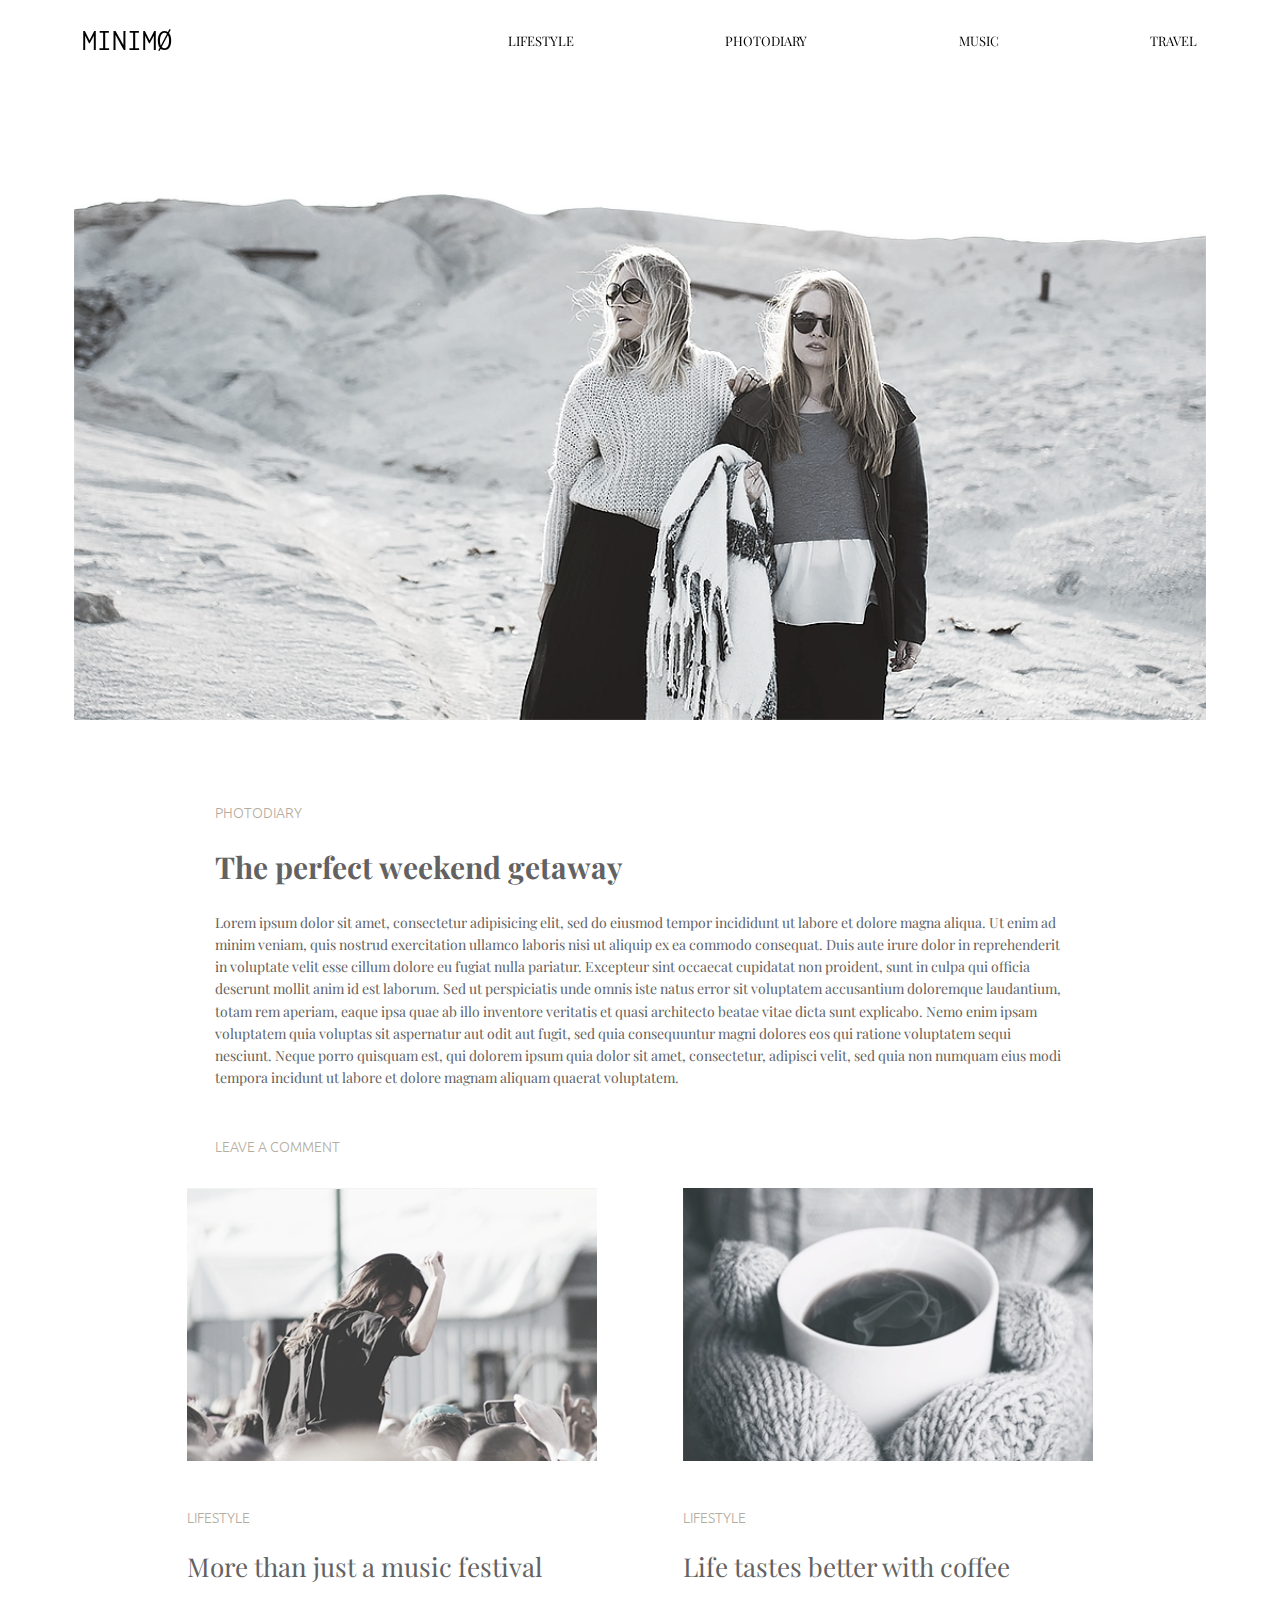
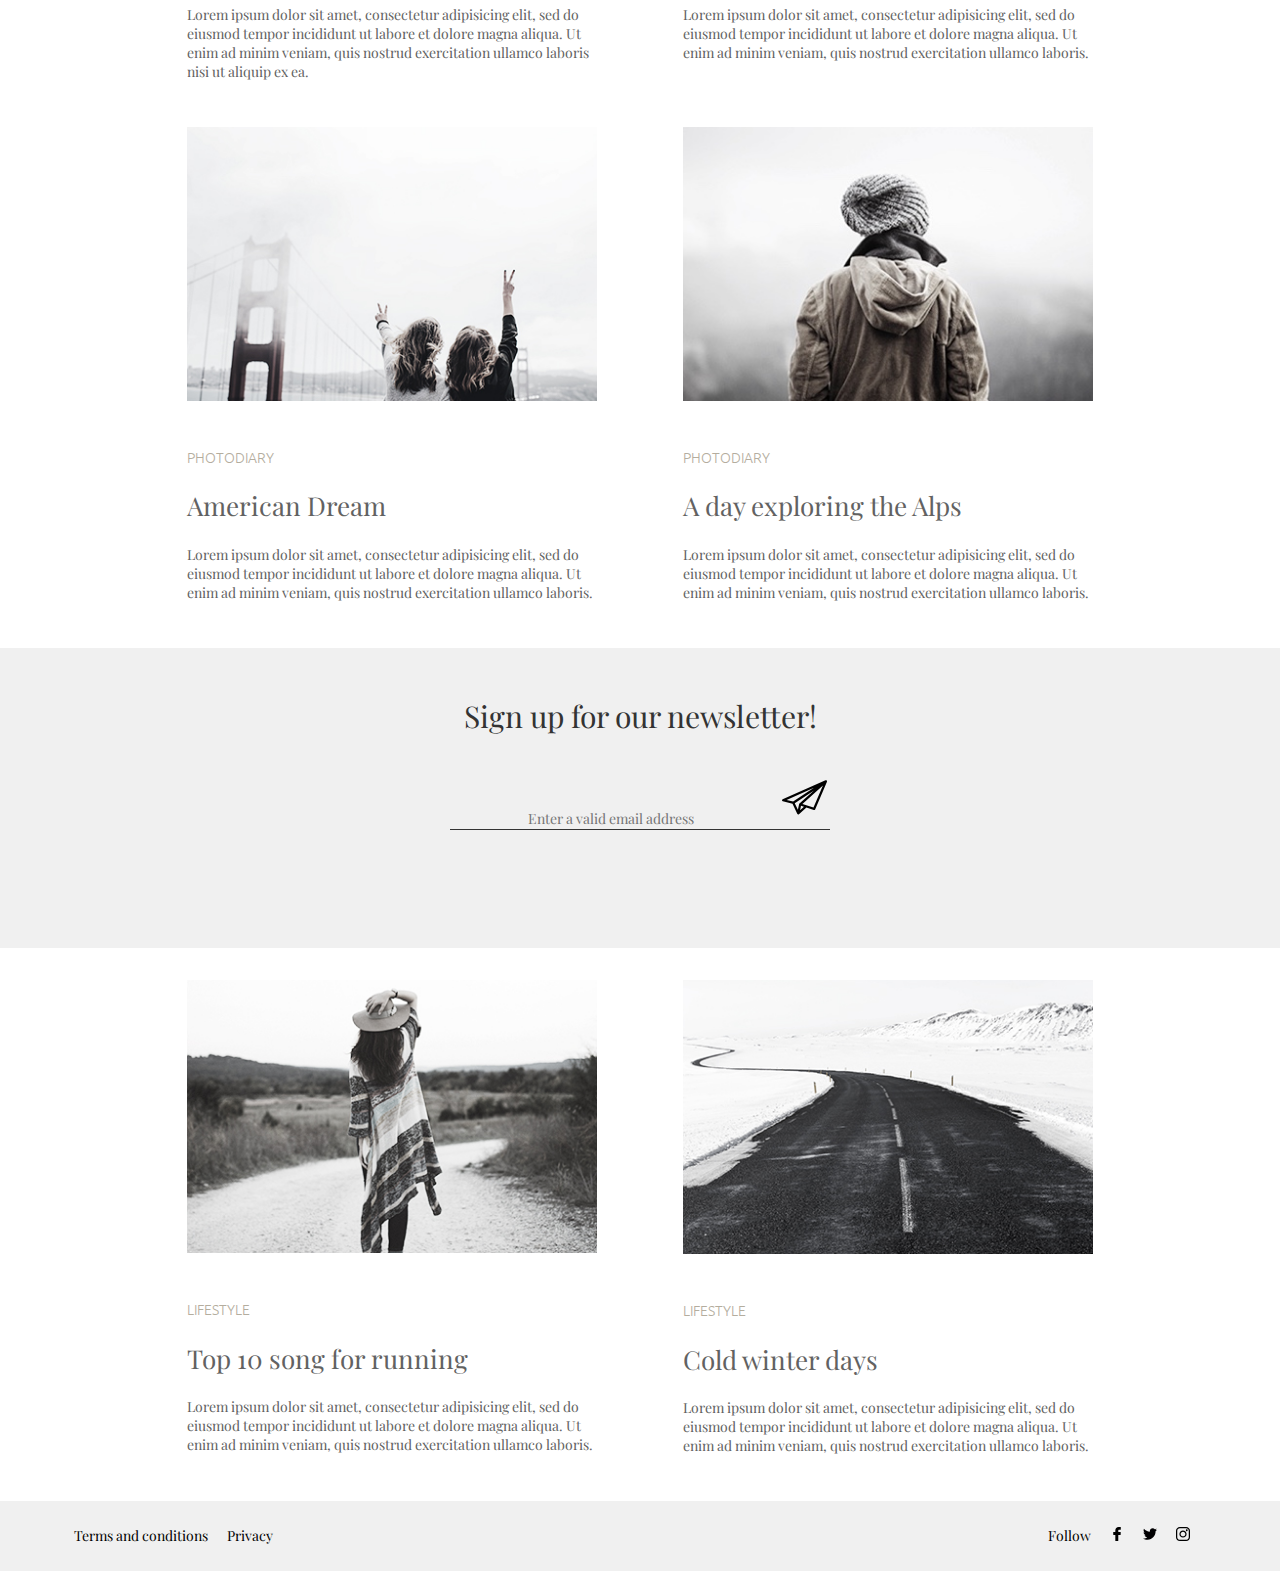
<file: index.html>
<!DOCTYPE html>
<html lang="en">
<head>
	<meta charset="UTF-8">
	<meta content="width=device-width,initial-scale=1" name=viewport>
	<link rel="stylesheet" type="text/css" href="css/main.css">
	<link href="https://fonts.googleapis.com/css?family=Inconsolata|Playfair+Display|Ubuntu:300,400" rel="stylesheet">
	<title>minimo</title>
</head>
<body>
	<header>
		<div class="logo">MinimØ</div>
		<nav>
			<ul>
				<li><a href="#">Lifestyle</a></li>
				<li><a href="#">Photodiary</a></li>
				<li><a href="#">Music</a></li>
				<li><a href="#">Travel</a></li>
			</ul>
		</nav>
	</header>
	<main>
			<div class="main-content">
			<div class="slide-rettangolo"><img src="images/cover-image.jpg">
			</div>

			<div class="prfct-wknd">
				<p class="phtdr-cmmnt">photodiary</p>
				<h2>The perfect weekend getaway</h2>
				<p class="lorem-ipsum">Lorem ipsum dolor sit amet, consectetur adipisicing elit, sed do eiusmod tempor incididunt ut labore et dolore magna aliqua. Ut enim ad minim veniam, quis nostrud exercitation ullamco laboris nisi ut aliquip ex ea commodo consequat. Duis aute irure dolor in reprehenderit in voluptate velit esse cillum dolore eu fugiat nulla pariatur. Excepteur sint occaecat cupidatat non proident, sunt in culpa qui officia deserunt mollit anim id est laborum. Sed ut perspiciatis unde omnis iste natus error sit voluptatem accusantium doloremque laudantium, totam rem aperiam, eaque ipsa quae ab illo inventore veritatis et quasi architecto beatae vitae dicta sunt explicabo. Nemo enim ipsam voluptatem quia voluptas sit aspernatur aut odit aut fugit, sed quia consequuntur magni dolores eos qui ratione voluptatem sequi nesciunt. Neque porro quisquam est, qui dolorem ipsum quia dolor sit amet, consectetur, adipisci velit, sed quia non numquam eius modi tempora incidunt ut labore et dolore magnam aliquam quaerat voluptatem.</p>
				<p class="phtdr-cmmnt">leave a comment</p>
			</div>

			<div class="wrapper">
				<div class="wrapper-column">
				<img src="images/left-post-1.jpg">
				<p class="phtdr-cmmnt">Lifestyle</p>
				<h2>More than just a music festival</h2>
				<p class="lorem-ipsum-post">Lorem ipsum dolor sit amet, consectetur adipisicing elit, sed do eiusmod tempor incididunt ut labore et dolore magna aliqua. Ut enim ad minim veniam, quis nostrud exercitation ullamco laboris nisi ut aliquip ex ea.</p>
				</div>
				<div class="wrapper-column"><img src="images/right-post-1.jpg">
				<p class="phtdr-cmmnt">Lifestyle</p>
				<h2>Life tastes better with coffee</h2>
				<p class="lorem-ipsum-post">Lorem ipsum dolor sit amet, consectetur adipisicing elit, sed do eiusmod tempor incididunt ut labore et dolore magna aliqua. Ut enim ad minim veniam, quis nostrud exercitation ullamco laboris.</p>
				</div>
			</div>

			<div class="wrapper">
				<div class="wrapper-column"><img src="images/left-post-2.jpg">
				<p class="phtdr-cmmnt">Photodiary</p>
				<h2>American Dream</h2>
				<p class="lorem-ipsum-post">Lorem ipsum dolor sit amet, consectetur adipisicing elit, sed do eiusmod tempor incididunt ut labore et dolore magna aliqua. Ut enim ad minim veniam, quis nostrud exercitation ullamco laboris.</p>
				</div>
				<div class="wrapper-column"><img src="images/right-post-2.jpg">
				<p class="phtdr-cmmnt">Photodiary</p>
				<h2>A day exploring the Alps</h2>
				<p class="lorem-ipsum-post">Lorem ipsum dolor sit amet, consectetur adipisicing elit, sed do eiusmod tempor incididunt ut labore et dolore magna aliqua. Ut enim ad minim veniam, quis nostrud exercitation ullamco laboris.</p>
				</div>
			</div>
			</div>

			<div class="newsletter">
				<h2>Sign up for our newsletter!</h2>
				<div class="email">
				<input name="email" type="email" class="applicationEmail" maxlength="30" placeholder="Enter a valid email address" required />
				<button class="email-button">
</button>
				</div>
			</div>

			<div class="main-content">
				<div class="wrapper">
				<div class="wrapper-column"><img src="images/left-post-3.jpg">
				<p class="phtdr-cmmnt">Lifestyle</p>
				<h2>Top 10 song for running</h2>
				<p class="lorem-ipsum-post">Lorem ipsum dolor sit amet, consectetur adipisicing elit, sed do eiusmod tempor incididunt ut labore et dolore magna aliqua. Ut enim ad minim veniam, quis nostrud exercitation ullamco laboris.</p>
				</div>
				<div class="wrapper-column"><img src="images/right-post-3.jpg">
				<p class="phtdr-cmmnt">Lifestyle</p>
				<h2>Cold winter days</h2>
				<p class="lorem-ipsum-post">Lorem ipsum dolor sit amet, consectetur adipisicing elit, sed do eiusmod tempor incididunt ut labore et dolore magna aliqua. Ut enim ad minim veniam, quis nostrud exercitation ullamco laboris.</p>
				</div>
			</div>
			</div>
		</main>
		<footer>
			<div class="footer-nav">
			<nav class="terms-privacy">
				<ul>
					<li><a href="#">Terms and conditions</a></li>
					<li><a href="#">Privacy</a></li>
				</ul>
			</nav>

			<nav class="social">
				<ul>
					<li><a href="#">Follow</a></li>
					<li><a href="#"><img src="images/facebook.svg"></a></li>
					<li><a href="#"><img src="images/twitter.svg"></a></li>
					<li><a href="#"><img src="images/instagram.svg"></a></li>
				</ul>
			</nav>
		  </div>
		</footer>

</body>
</html>
</file>
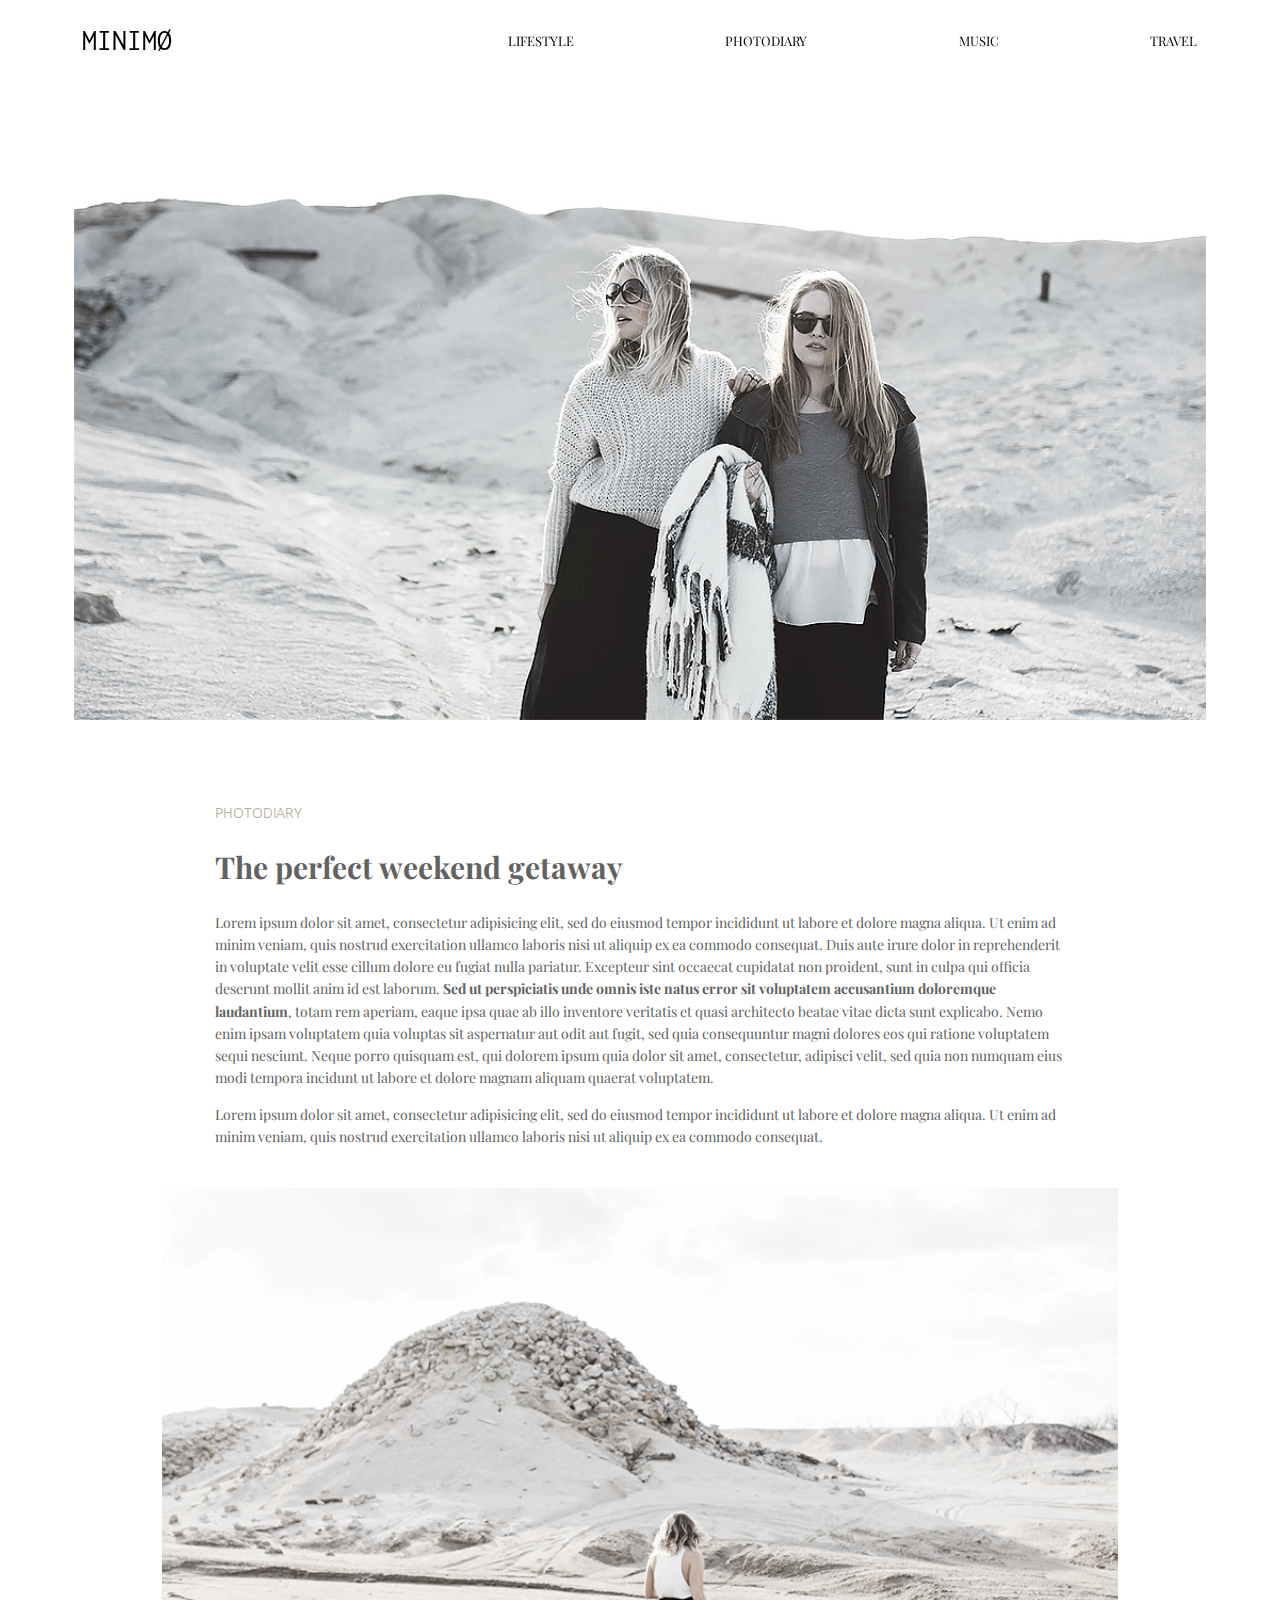
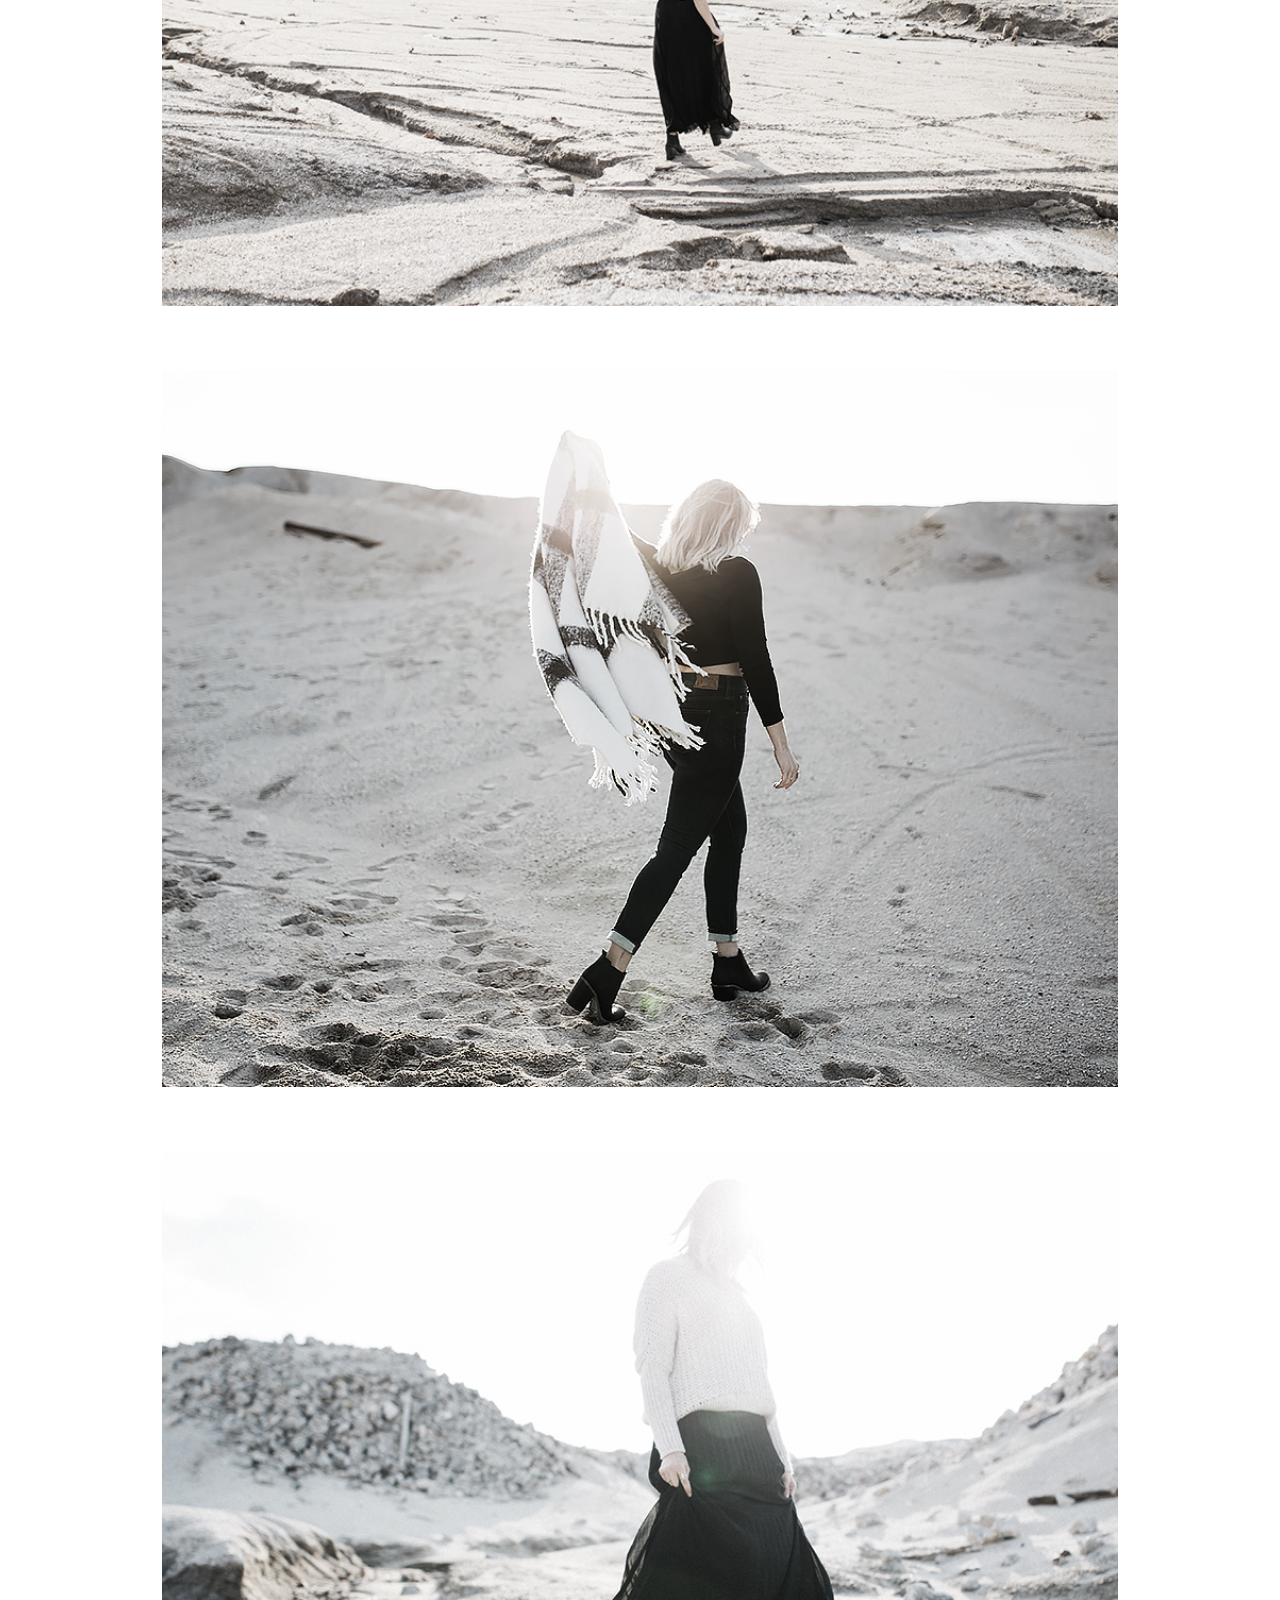
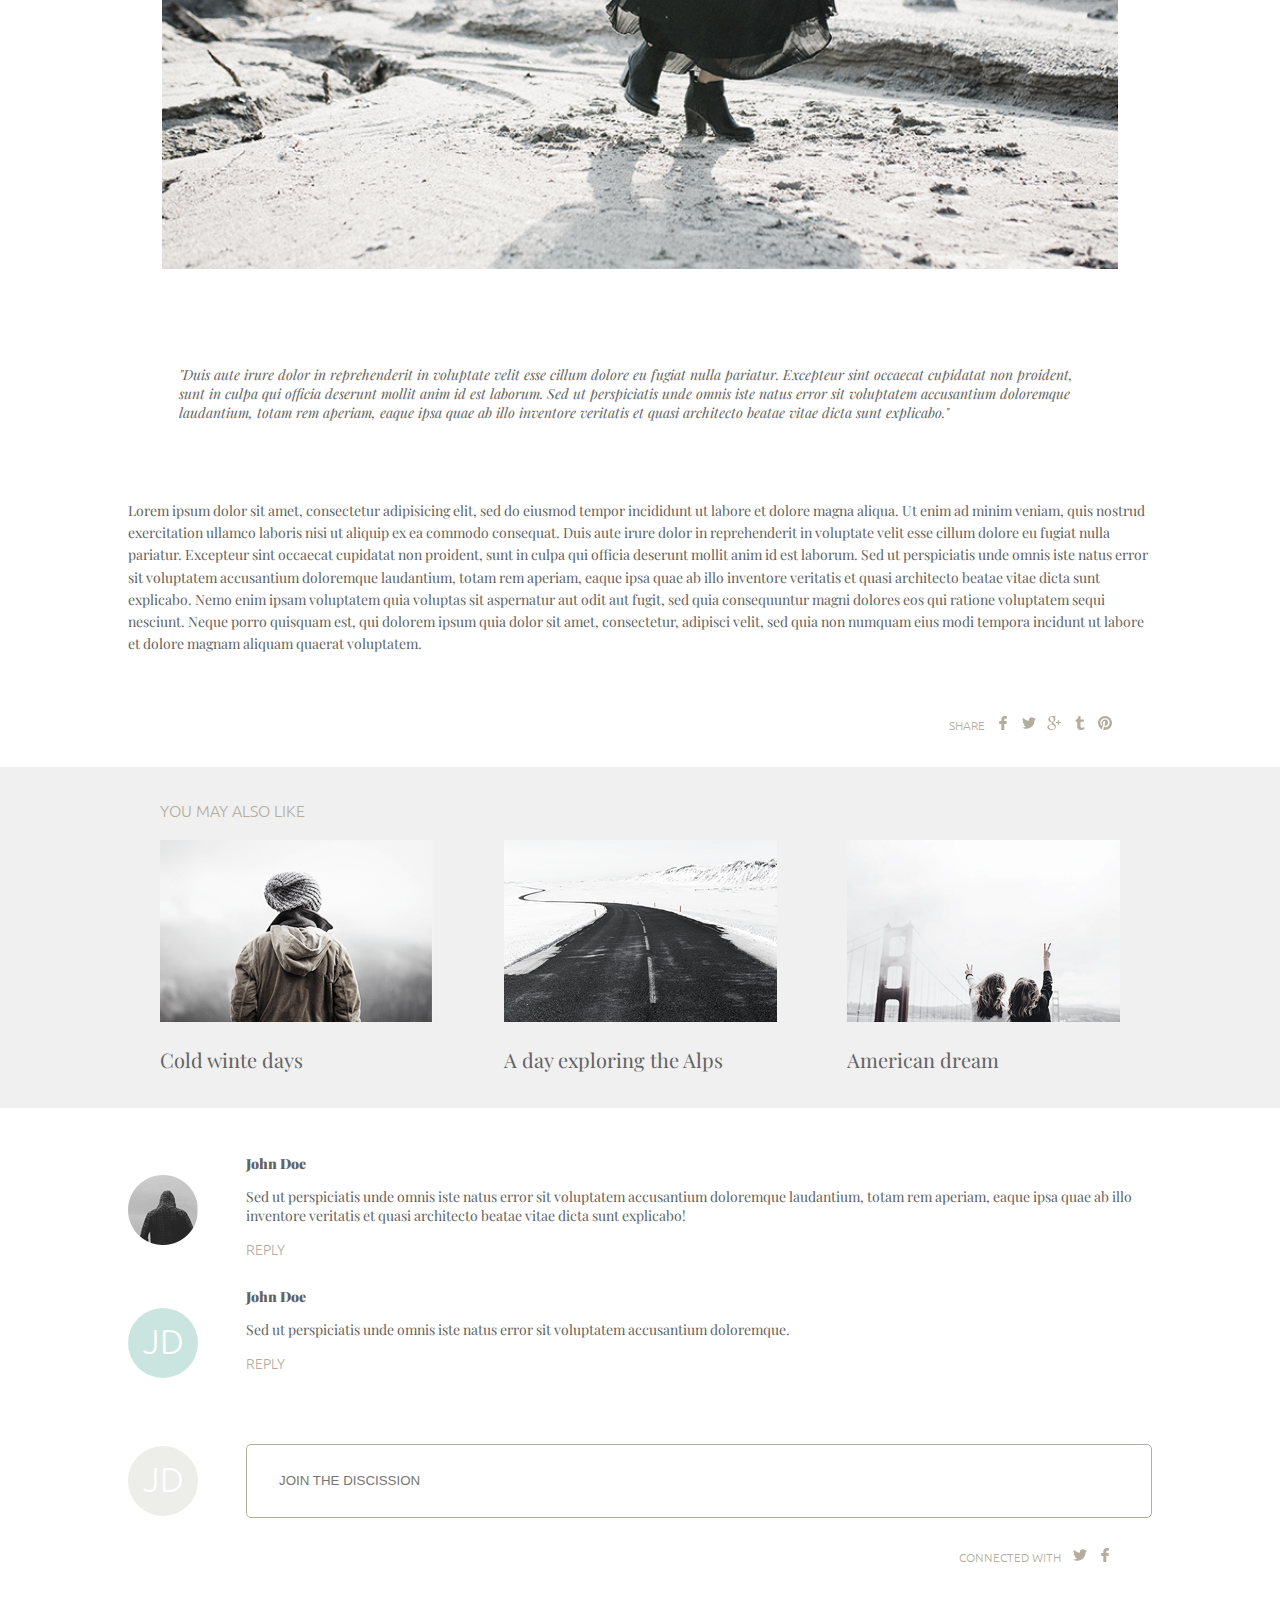
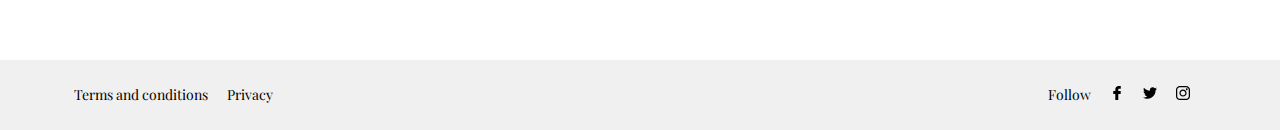
<file: single-post-full-width.html>
<!DOCTYPE html>
<html lang="en">
<head>
	<meta charset="UTF-8">
	<meta content="width=device-width,initial-scale=1" name=viewport>
	<link rel="stylesheet" type="text/css" href="css/main.css">
	<link href="https://fonts.googleapis.com/css?family=Inconsolata|Playfair+Display|Ubuntu:300,400" rel="stylesheet">
	<title>minimo single post full width</title>
</head>
<body>
	<header>
		<div class="logo">MinimØ</div>
		<nav>
			<ul>
				<li><a href="#">Lifestyle</a></li>
				<li><a href="#">Photodiary</a></li>
				<li><a href="#">Music</a></li>
				<li><a href="#">Travel</a></li>
			</ul>
		</nav>
	</header>
	<main>
		<div class="main-content">
			<div class="slide-rettangolo"><img src="images/cover-image.jpg">
			</div>

			<div class="prfct-wknd">
				<p class="phtdr-cmmnt">photodiary</p>
				<h2>The perfect weekend getaway</h2>
				<p class="lorem-ipsum">Lorem ipsum dolor sit amet, consectetur adipisicing elit, sed do eiusmod tempor incididunt ut labore et dolore magna aliqua. Ut enim ad minim veniam, quis nostrud exercitation ullamco laboris nisi ut aliquip ex ea commodo consequat. Duis aute irure dolor in reprehenderit in voluptate velit esse cillum dolore eu fugiat nulla pariatur. Excepteur sint occaecat cupidatat non proident, sunt in culpa qui officia deserunt mollit anim id est laborum. <strong>Sed ut perspiciatis unde omnis iste natus error sit voluptatem accusantium doloremque laudantium</strong>, totam rem aperiam, eaque ipsa quae ab illo inventore veritatis et quasi architecto beatae vitae dicta sunt explicabo. Nemo enim ipsam voluptatem quia voluptas sit aspernatur aut odit aut fugit, sed quia consequuntur magni dolores eos qui ratione voluptatem sequi nesciunt. Neque porro quisquam est, qui dolorem ipsum quia dolor sit amet, consectetur, adipisci velit, sed quia non numquam eius modi tempora incidunt ut labore et dolore magnam aliquam quaerat voluptatem.</p>

				<p class="lorem-ipsum">Lorem ipsum dolor sit amet, consectetur adipisicing elit, sed do eiusmod tempor incididunt ut labore et dolore magna aliqua. Ut enim ad minim veniam, quis nostrud exercitation ullamco laboris nisi ut aliquip ex ea commodo consequat.</p>
			</div>
		</div>

		<div class="wrapper">
			<img class="img-sigle-post" src="images/photo-1.jpg" alt="Photo 1">
			<img class="img-sigle-post" src="images/photo-2.jpg" alt="Photo 2">
			<img class="img-sigle-post" src="images/photo-3.jpg" alt="Photo 3">
		</div>

		<div class="wrapper">
			<p class="quote">"Duis aute irure dolor in reprehenderit in voluptate velit esse cillum dolore eu fugiat nulla pariatur. Excepteur sint occaecat cupidatat non proident, sunt in culpa qui officia deserunt mollit anim id est laborum. Sed ut perspiciatis unde omnis iste natus error sit voluptatem accusantium doloremque laudantium, totam rem aperiam, eaque ipsa quae ab illo inventore veritatis et quasi architecto beatae vitae dicta sunt explicabo."</p>
			<p class="lorem-ipsum"> Lorem ipsum dolor sit amet, consectetur adipisicing elit, sed do eiusmod tempor incididunt ut labore et dolore magna aliqua. Ut enim ad minim veniam, quis nostrud exercitation ullamco laboris nisi ut aliquip ex ea commodo consequat. Duis aute irure dolor in reprehenderit in voluptate velit esse cillum dolore eu fugiat nulla pariatur. Excepteur sint occaecat cupidatat non proident, sunt in culpa qui officia deserunt mollit anim id est laborum. Sed ut perspiciatis unde omnis iste natus error sit voluptatem accusantium doloremque laudantium, totam rem aperiam, eaque ipsa quae ab illo inventore veritatis et quasi architecto beatae vitae dicta sunt explicabo. Nemo enim ipsam voluptatem quia voluptas sit aspernatur aut odit aut fugit, sed quia consequuntur magni dolores eos qui ratione voluptatem sequi nesciunt. Neque porro quisquam est, qui dolorem ipsum quia dolor sit amet, consectetur, adipisci velit, sed quia non numquam eius modi tempora incidunt ut labore et dolore magnam aliquam quaerat voluptatem.</p>
			</div>

			<div class="wrapper-social">
			<nav class="share">
				<ul>
					<li>Share</li>
					<li><a href=""><img src="images/facebook-share.svg"></a></li>
					<li><a href=""><img src="images/twitter-share.svg"></a></li>
					<li><a href=""><img src="images/google-plus-share.svg"></a></li>
					<li><a href=""><img src="images/tumblr-share.svg"></a></li>
					<li><a href=""><img src="images/pinterest-share.svg"></a></li>
				</ul>
			</nav>
			</div>


			<div class="also-like">
				<p class="phtdr-cmmnt">You may also like</p>
				<div class="image-wrapper">
					<div class="img-wrpr"><img src="images/img-wrpr-1.jpg"><p>Cold winte days</p></div>
					<div class="img-wrpr"><img src="images/img-wrpr-2.jpg"><p>A day exploring the Alps</p></div>
					<div class="img-wrpr"><img src="images/img-wrpr-3.jpg"><p>American dream</p></div>
				</div>
			</div>

<div class="wrapper">
			<div class="comments">
				<div class="comment"><img src="images/john-doe-avatar.png" class="avatar">
					<div class="comment-section">
					<p class="nick-name">John Doe</p>
					<p class="user-comment">Sed ut perspiciatis unde omnis iste natus error sit voluptatem accusantium doloremque laudantium, totam rem aperiam, eaque ipsa quae ab illo inventore veritatis et quasi architecto beatae vitae dicta sunt explicabo!</p>
					<p class="reply">Reply</p>
					</div>
				</div>
				<div class="comment">
					<p class="JD-nick-name">JD</p>
					<div class="comment-section">
						<p class="nick-name">John Doe</p>
						<p class="user-comment">Sed ut perspiciatis unde omnis iste natus error sit voluptatem accusantium doloremque.</p>
					<p class="reply">Reply</p>
					</div>
				</div>
				<div class="comment">
					<p class="JD-nick-name-1">JD</p>
					<input type="text" id="text-comment" required placeholder="join the discission">

				</div>
			</div>
			</div>
			<div class="wrapper-social">
				<nav class="connected">
					<ul>
						<li>Connected with</li>
						<li><a href=""><img src="images/twitter-share.svg"></a></li>
						<li><a href=""><img src="images/facebook-share.svg"></a></li>
					</ul>
				</nav>
			</div>



	</main>
		<footer>
			<div class="footer-nav">
			<nav class="terms-privacy">
				<ul>
					<li><a href="#">Terms and conditions</a></li>
					<li><a href="#">Privacy</a></li>
				</ul>
			</nav>

			<nav class="social">
				<ul>
					<li><a href="#">Follow</a></li>
					<li><a href="#"><img src="images/facebook.svg"></a></li>
					<li><a href="#"><img src="images/twitter.svg"></a></li>
					<li><a href="#"><img src="images/instagram.svg"></a></li>
				</ul>
			</nav>
		  </div>
		</footer>

</body>
</html>
</file>
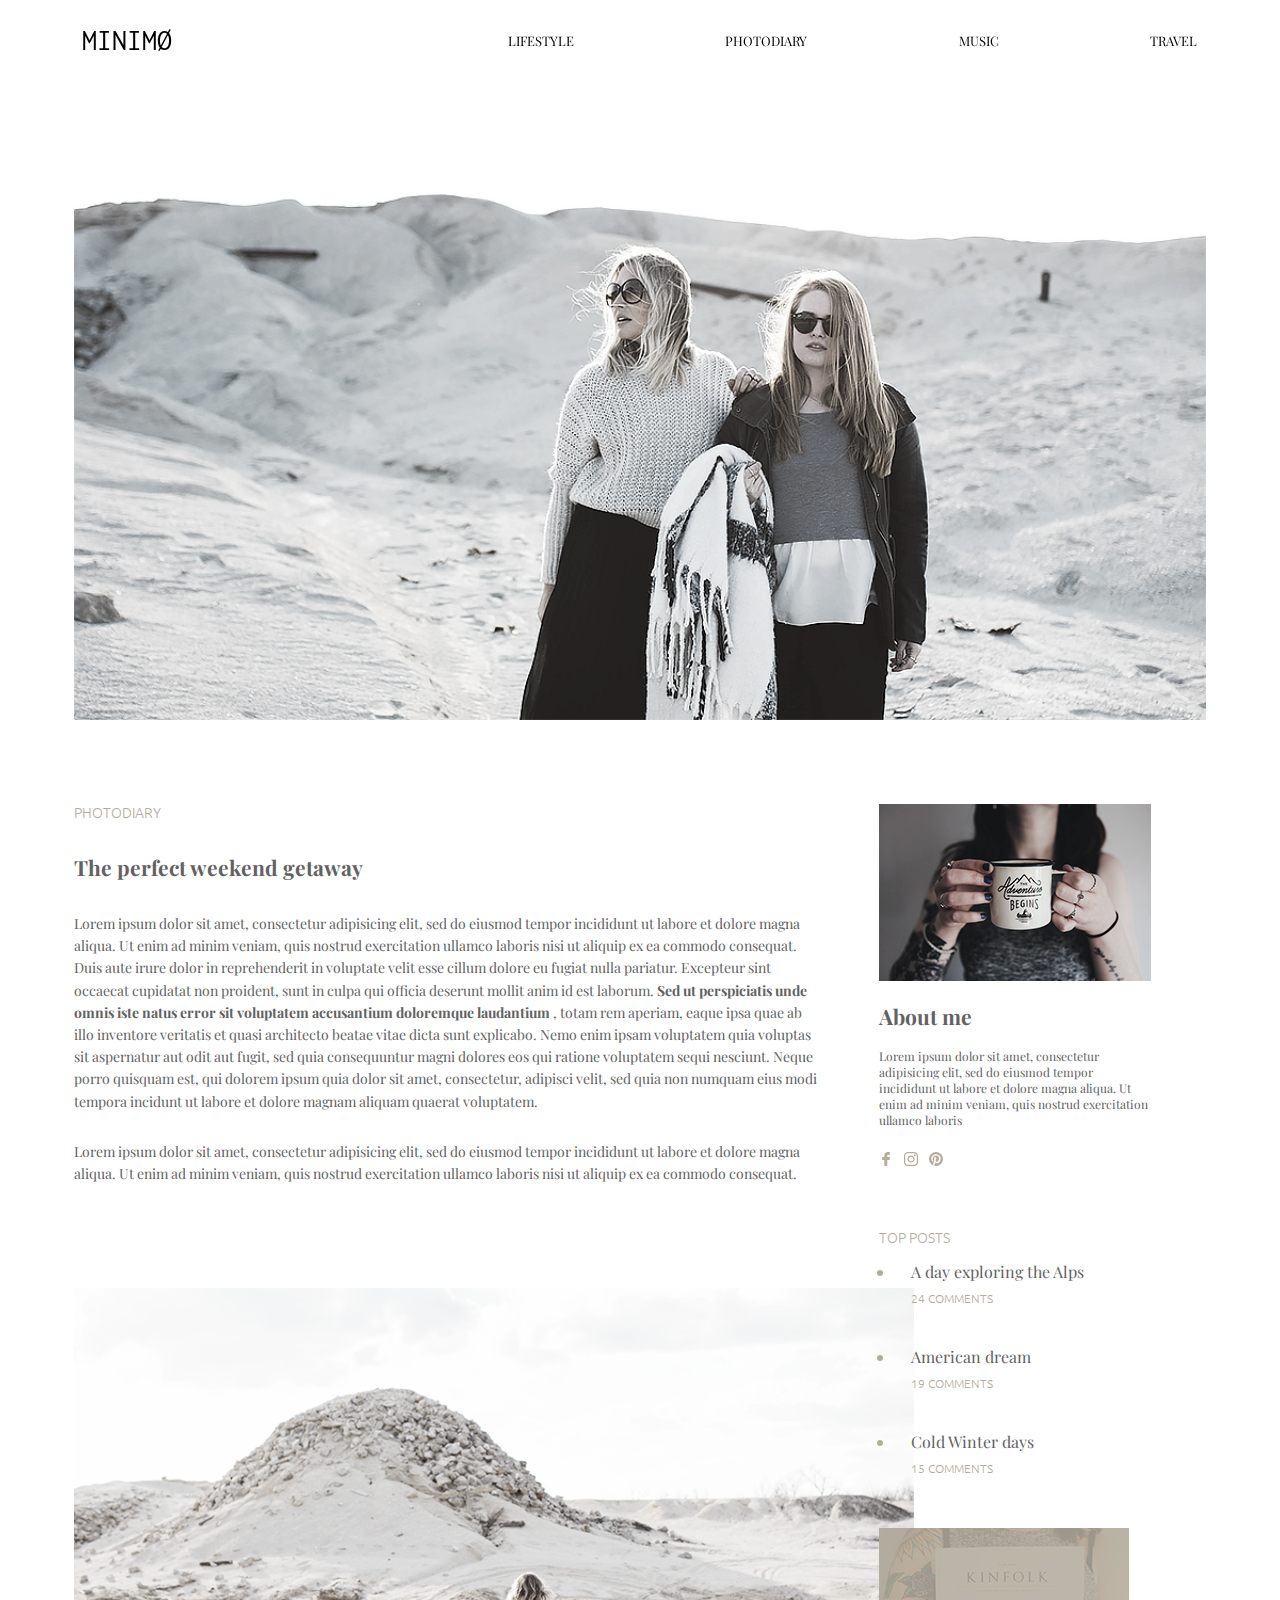
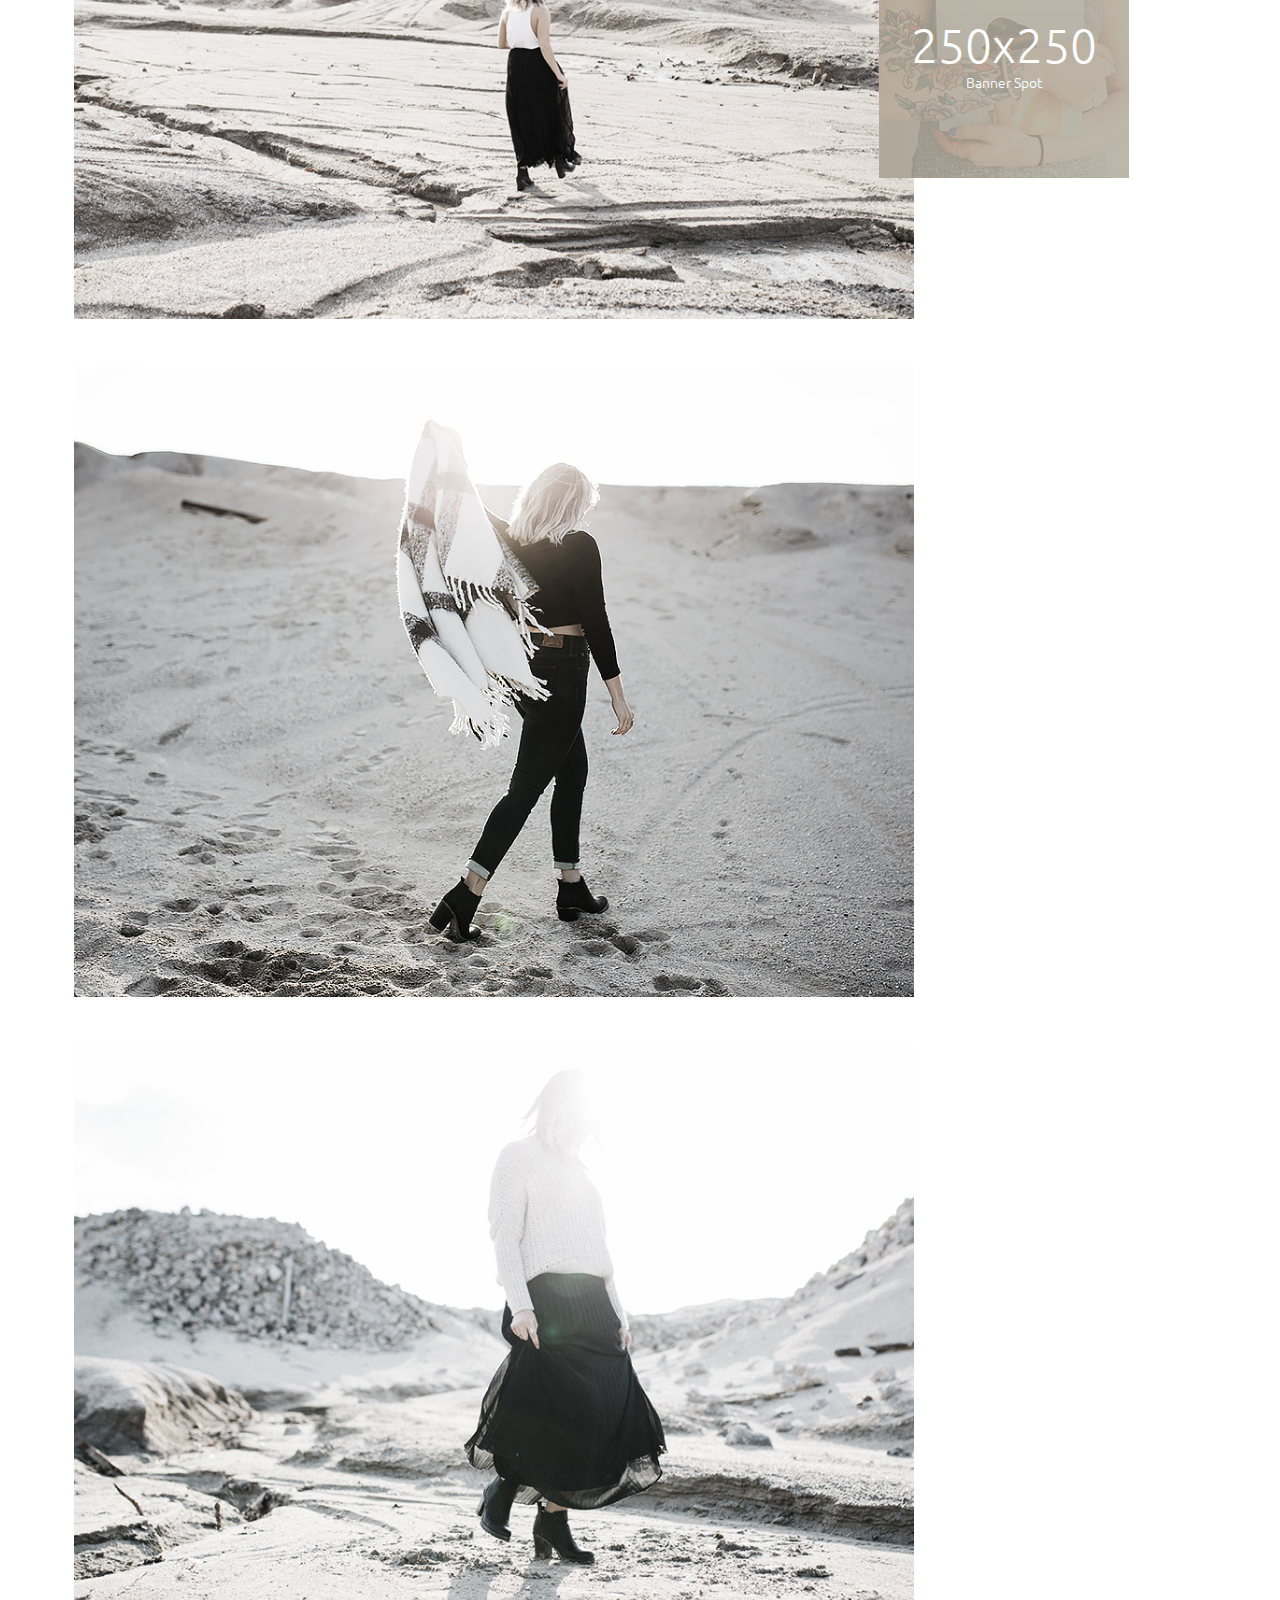
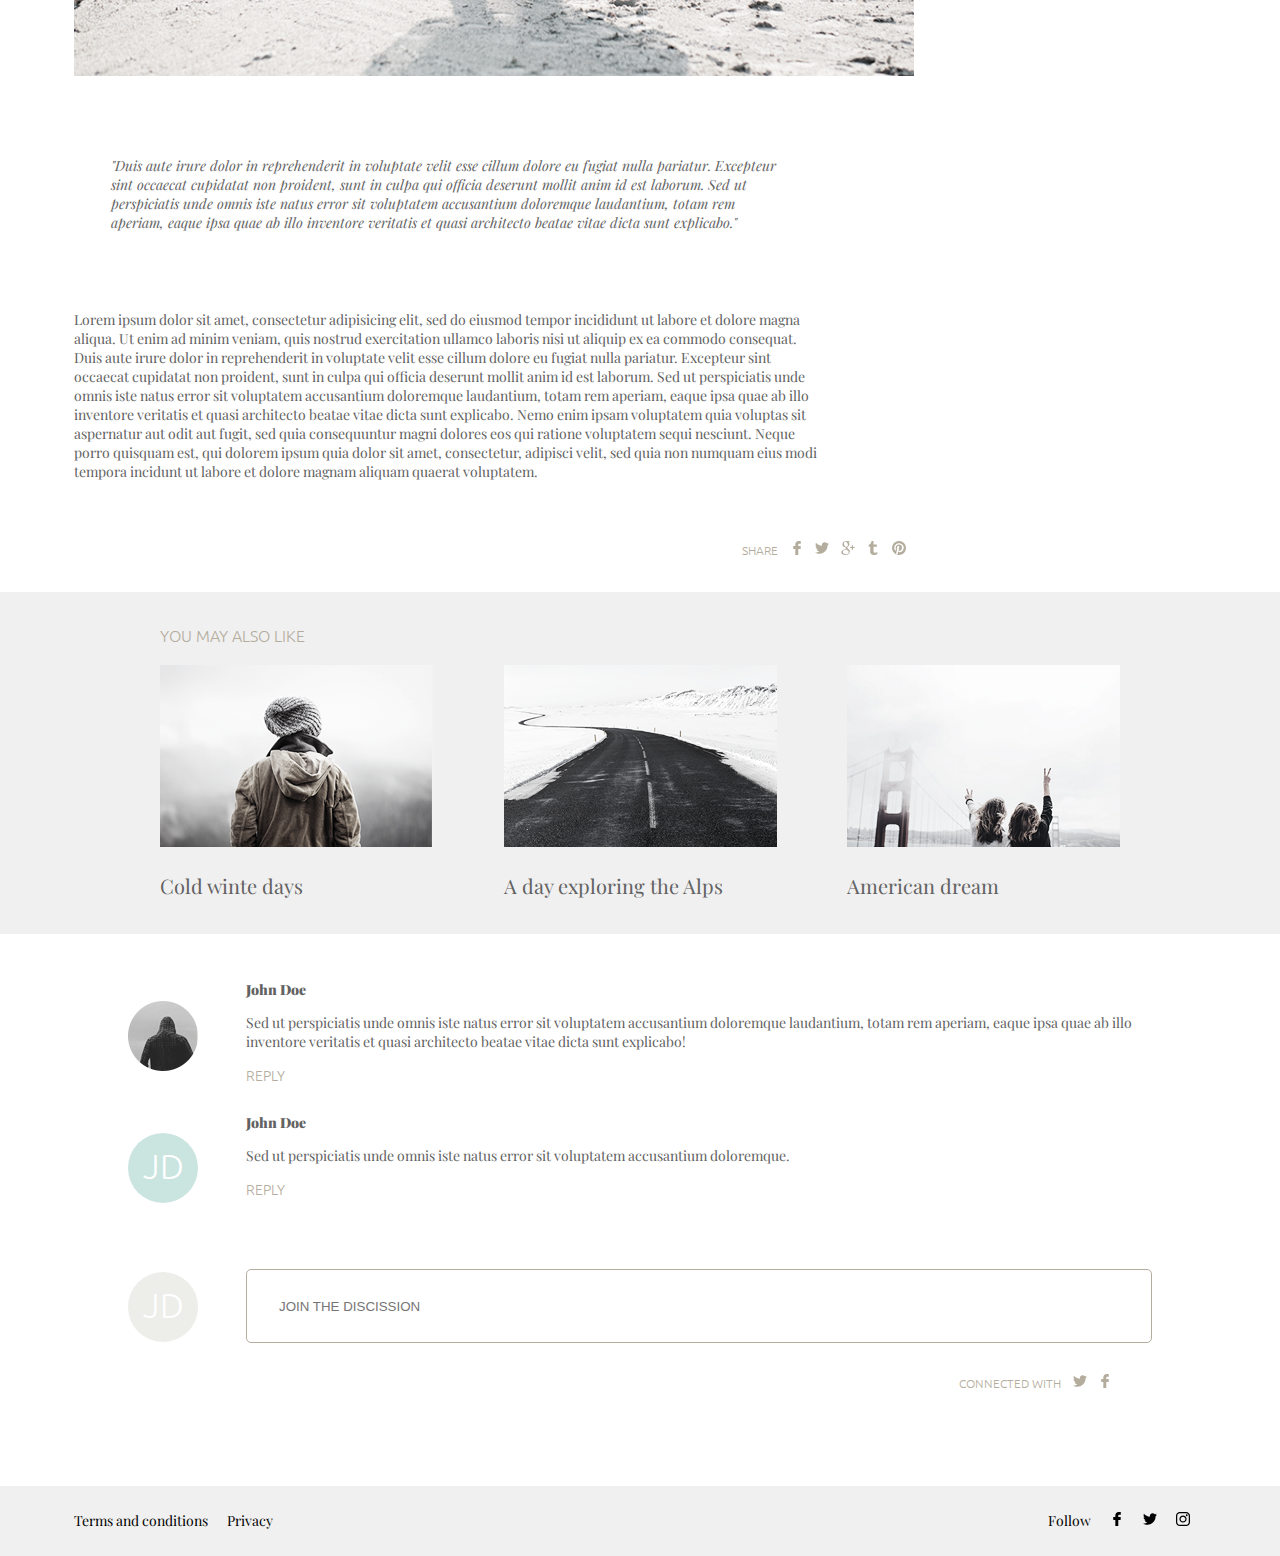
<file: single-post-sidebar.html>
<!DOCTYPE html>
<html lang="en">
<head>
	<meta charset="UTF-8">
	<meta content="width=device-width,initial-scale=1" name=viewport>
	<link rel="stylesheet" type="text/css" href="css/main.css">
	<link href="https://fonts.googleapis.com/css?family=Inconsolata|Playfair+Display|Ubuntu:300,400" rel="stylesheet">
	<title>minimo single post sidebar</title>
</head>
<body>
	<header>
		<div class="logo">MinimØ</div>
		<nav>
			<ul>
				<li>
					<a href="#">Lifestyle</a>
				</li>
				<li>
					<a href="#">Photodiary</a>
				</li>
				<li>
					<a href="#">Music</a>
				</li>
				<li>
					<a href="#">Travel</a>
				</li>
			</ul>
		</nav>
	</header>
	<main>
		<div class="main-content">
			<div class="slide-rettangolo">
				<img src="images/cover-image.jpg"></div>
			<div class="sidebar-main">
				<div class="sidebar-1">
					<div class="prfct-wknd-sidebar">
						<p class="phtdr-cmmnt">photodiary</p>
						<h2>The perfect weekend getaway</h2>
						<p class="lorem-ipsum">
							Lorem ipsum dolor sit amet, consectetur adipisicing elit, sed do eiusmod tempor incididunt ut labore et dolore magna aliqua. Ut enim ad minim veniam, quis nostrud exercitation ullamco laboris nisi ut aliquip ex ea commodo consequat. Duis aute irure dolor in reprehenderit in voluptate velit esse cillum dolore eu fugiat nulla pariatur. Excepteur sint occaecat cupidatat non proident, sunt in culpa qui officia deserunt mollit anim id est laborum. <strong>Sed ut perspiciatis unde omnis iste natus error sit voluptatem accusantium doloremque laudantium</strong>
							, totam rem aperiam, eaque ipsa quae ab illo inventore veritatis et quasi architecto beatae vitae dicta sunt explicabo. Nemo enim ipsam voluptatem quia voluptas sit aspernatur aut odit aut fugit, sed quia consequuntur magni dolores eos qui ratione voluptatem sequi nesciunt. Neque porro quisquam est, qui dolorem ipsum quia dolor sit amet, consectetur, adipisci velit, sed quia non numquam eius modi tempora incidunt ut labore et dolore magnam aliquam quaerat voluptatem.
						</p>

						<p class="lorem-ipsum">
							Lorem ipsum dolor sit amet, consectetur adipisicing elit, sed do eiusmod tempor incididunt ut labore et dolore magna aliqua. Ut enim ad minim veniam, quis nostrud exercitation ullamco laboris nisi ut aliquip ex ea commodo consequat.
						</p>

					</div>

				<div class="wrapper-sidebar">
						<img class="img-sigle-post-sidebar" src="images/photo-1.jpg" alt="Photo 1">
						<img class="img-sigle-post-sidebar" src="images/photo-2.jpg" alt="Photo 2">
						<img class="img-sigle-post-sidebar" src="images/photo-3.jpg" alt="Photo 3"></div>

					<div class="wrapper-sidebar">
						<p class="quote">
							"Duis aute irure dolor in reprehenderit in voluptate velit esse cillum dolore eu fugiat nulla pariatur. Excepteur sint occaecat cupidatat non proident, sunt in culpa qui officia deserunt mollit anim id est laborum. Sed ut perspiciatis unde omnis iste natus error sit voluptatem accusantium doloremque laudantium, totam rem aperiam, eaque ipsa quae ab illo inventore veritatis et quasi architecto beatae vitae dicta sunt explicabo."
						</p>
						<p class="lorem-ipsum-sidebar">
							Lorem ipsum dolor sit amet, consectetur adipisicing elit, sed do eiusmod tempor incididunt ut labore et dolore magna aliqua. Ut enim ad minim veniam, quis nostrud exercitation ullamco laboris nisi ut aliquip ex ea commodo consequat. Duis aute irure dolor in reprehenderit in voluptate velit esse cillum dolore eu fugiat nulla pariatur. Excepteur sint occaecat cupidatat non proident, sunt in culpa qui officia deserunt mollit anim id est laborum. Sed ut perspiciatis unde omnis iste natus error sit voluptatem accusantium doloremque laudantium, totam rem aperiam, eaque ipsa quae ab illo inventore veritatis et quasi architecto beatae vitae dicta sunt explicabo. Nemo enim ipsam voluptatem quia voluptas sit aspernatur aut odit aut fugit, sed quia consequuntur magni dolores eos qui ratione voluptatem sequi nesciunt. Neque porro quisquam est, qui dolorem ipsum quia dolor sit amet, consectetur, adipisci velit, sed quia non numquam eius modi tempora incidunt ut labore et dolore magnam aliquam quaerat voluptatem.
						</p>
					</div>

					<div class="wrapper-social-sidebar">
						<nav class="share">
							<ul>
								<li>Share</li>
								<li>
									<a href="#">
										<img src="images/facebook-share.svg"></a>
								</li>
								<li>
									<a href="#">
										<img src="images/twitter-share.svg"></a>
								</li>
								<li>
									<a href="#">
										<img src="images/google-plus-share.svg"></a>
								</li>
								<li>
									<a href="#">
										<img src="images/tumblr-share.svg"></a>
								</li>
								<li>
									<a href="#">
										<img src="images/pinterest-share.svg"></a>
								</li>
							</ul>
						</nav>
					</div>
				</div>

				<div class="sidebar-2">
					<img src="images/sidebar-about-image.jpg">
					<h2>About me</h2>
					<p class="siderbar-about-text">
						Lorem ipsum dolor sit amet, consectetur adipisicing elit, sed do eiusmod tempor incididunt ut labore et dolore magna aliqua. Ut enim ad minim veniam, quis nostrud exercitation ullamco laboris
					</p>

						<nav class="social-about">
							<ul>
								<li>
									<a href="#">
										<img src="images/facebook-share.svg"></a>
								</li>
								<li>
									<a href="#">
										<img src="images/instagram-share.svg"></a>
								</li>
								<li>
									<a href="#">
										<img src="images/pinterest-share.svg"></a>
								</li>
							</ul>
						</nav>
						<p class="top">Top posts</p>
						<ul>
							<li class="first-li"><a href="#">
								A day exploring the Alps
								<ul><li class="second-li">24 Comments</li></ul>
							</a></li>
							<li class="first-li"><a href="#">
								American dream
								<ul><li class="second-li">19 Comments</li></ul>
							</a></li>
							<li class="first-li"><a href="#">
								Cold Winter days
								<ul><li class="second-li">15 Comments</li></ul>
							</a></li>
						</ul>
						<div class="rettangolo-banner">
							<p class="rettangolo-1">250x250</p>
							<p class="rettangolo-2">Banner Spot</p>
						</div>
					</div>
				</div>
			</div>

		<div class="also-like">
			<p class="phtdr-cmmnt">You may also like</p>
			<div class="image-wrapper">
				<div class="img-wrpr">
					<img src="images/img-wrpr-1.jpg">
					<p>Cold winte days</p>
				</div>
				<div class="img-wrpr">
					<img src="images/img-wrpr-2.jpg">
					<p>A day exploring the Alps</p>
				</div>
				<div class="img-wrpr">
					<img src="images/img-wrpr-3.jpg">
					<p>American dream</p>
				</div>
			</div>
		</div>

		<div class="wrapper">
			<div class="comments">
				<div class="comment">
					<img src="images/john-doe-avatar.png" class="avatar">
					<div class="comment-section">
						<p class="nick-name">John Doe</p>
						<p class="user-comment">
							Sed ut perspiciatis unde omnis iste natus error sit voluptatem accusantium doloremque laudantium, totam rem aperiam, eaque ipsa quae ab illo inventore veritatis et quasi architecto beatae vitae dicta sunt explicabo!
						</p>
						<p class="reply">Reply</p>
					</div>
				</div>
				<div class="comment">
					<p class="JD-nick-name">JD</p>
					<div class="comment-section">
						<p class="nick-name">John Doe</p>
						<p class="user-comment">
							Sed ut perspiciatis unde omnis iste natus error sit voluptatem accusantium doloremque.
						</p>
						<p class="reply">Reply</p>
					</div>
				</div>
				<div class="comment">
					<p class="JD-nick-name-1">JD</p>
					<input type="text" id="text-comment" required placeholder="join the discission"></div>
			</div>
		</div>
		<div class="wrapper-social">
			<nav class="connected">
				<ul>
					<li>Connected with</li>
					<li>
						<a href="#">
							<img src="images/twitter-share.svg"></a>
					</li>
					<li>
						<a href="#">
							<img src="images/facebook-share.svg"></a>
					</li>
				</ul>
			</nav>
		</div>

	</main>
	<footer>
		<div class="footer-nav">
			<nav class="terms-privacy">
				<ul>
					<li>
						<a href="#">Terms and conditions</a>
					</li>
					<li>
						<a href="#">Privacy</a>
					</li>
				</ul>
			</nav>

			<nav class="social">
				<ul>
					<li>
						<a href="#">Follow</a>
					</li>
					<li>
						<a href="#">
							<img src="images/facebook.svg"></a>
					</li>
					<li>
						<a href="#">
							<img src="images/twitter.svg"></a>
					</li>
					<li>
						<a href="#">
							<img src="images/instagram.svg"></a>
					</li>
				</ul>
			</nav>
		</div>
	</footer>

</body>
</html>
</file>
<file: css/main.css>
* {
	transition: all .3s ease;
}

body {
	margin: 0 auto;
}

header {
	margin: 0 auto;
	display: flex;
	text-transform: uppercase;
	flex-direction: row;
	justify-content: space-between;
	top: 0;
	background: rgba( 255, 255, 255, 0.9);
	width: 100%;
	margin: 0 auto;
	position: fixed;
	z-index: 999;
}

main {
	width: 100%
}

.main-content {
	margin: 0 auto;
	max-width: 88.5%;
}

.logo {
	margin: 1.5rem 0 0 5.1rem;
	font-family: 'Inconsolata', monospace;
	font-size: 30px;
	-moz-transition: all .2s ease-out;
 	-o-transition: all .2s ease-out;
 	-webkit-transition: all .2s ease-out;
}

.logo:hover {
	color: #777;
	-webkit-transform: scale(1.03);
	-moz-transform: scale(1.03);
	-o-transform: scale(1.03);
}

header li {
	display: inline-flex;
	list-style-type: none;
	justify-content: space-around;
	padding: 1rem 0 1rem 4rem;
	margin: 0 5.2rem 0 0;
}

header li a {
	text-decoration: none;
	font-family: 'Playfair Display', serif;
	color: #000;
	font-size: 13px;
	-moz-transition: all .2s ease-out;
 	-o-transition: all .2s ease-out;
 	-webkit-transition: all .2s ease-out;
}

header li a:hover {
	color: #777;
	-webkit-transform: scale(1.1);
	-moz-transform: scale(1.1);
	-o-transform: scale(1.1);
}

.slide-rettangolo img {
	width: 100%;
}

.sidebar-main {
	display: flex;
}

.sidebar-1 {
	flex: auto;
}

.sidebar-2 {
	text-align: left;
	margin: 5rem auto;
	color: #626262;
	font-family: 'Playfair Display', serif;
	font-size: 14px;
}

.top {
	text-transform: uppercase;
	color: #b4ad9e;
	font-family: 'Ubuntu';
	font-weight: 300;
	padding-top: 2rem;
}

.sidebar-2 ul {
	color: #b4ad9e;
	font-family: 'Ubuntu';
	font-size: 12px;
}

.first-li {
	font-family: 'Playfair Display', serif;
	font-size: 16px;
	padding-bottom: 2rem;
	margin-left: -1.5rem;
	font-weight: 300;
}

.first-li a {
	text-decoration: none;
	color: #626262;
	padding-left: 1rem;
}

.second-li {
	text-transform: uppercase;
	font-family: 'Ubuntu';
	font-weight: 300;
	list-style-type: none;
	font-size: 12px;
	text-decoration: none;
	color: #b4ad9e;
}

.first-li ul {
	padding: 0.5rem 1rem;
}

.second-li a {
	text-decoration: none;

}

.siderbar-about-text {
	font-size: 12px;
	width: 272px;
}

.social-about {
	display: flex;
	justify-content: flex-start;
}

.social-about ul {
	padding: 0;
}

.social-about li {
	display: inline-block;
	text-decoration: none;
	list-style-type: none;
	font-family: 'Ubuntu';
	font-weight: 300;
	font-size: 12px;
	padding-right: 0.5rem;
}

.social-about img {
	height: 14px;
}

.rettangolo-banner {
	background-image: url(../images/Rettangolo-banner.jpg);
	color: #fff;
	font-family: 'Ubuntu';
	font-weight: 100;
	margin: 0 auto;
	height: 250px;
	width: 250px;
	float: left;
}

.rettangolo-1 {
	font-size: 48px;
	text-align: center;
	padding: 2.5rem 0 0 0;
	margin-bottom: -1rem;q
}


.rettangolo-2 {
	font-size: 14px;
	text-align: center;
	top: 50%;
}

.prfct-wknd {
	max-width: 75%;
	height: 400px;
	text-align: left;
	margin: 0 auto;
	color: #626262;
	font-family: 'Playfair Display', serif;
	font-size: 14px;
	padding-top: 2rem;
}

.prfct-wknd-sidebar {
	max-width: 840px;
	height: 500px;
	text-align: left;
	margin: 0 auto;
	color: #626262;
	font-family: 'Playfair Display', serif;
	font-size: 14px;
	padding-top: 2rem;
	display: flex;
	flex-flow: column;
}

.phtdr-cmmnt {
	text-transform: uppercase;
	color: #b4ad9e;
	font-family: 'Ubuntu';
	font-weight: 300;
	padding-top: 2rem;
}

.prfct-wknd h2 {
	font-size: 30px;
}

.lorem-ipsum {
	line-height: 1.39rem;
}

.wrapper {
	max-width: 75%;
	margin: 2rem auto;
	display: flex;
	justify-content: space-between;
	flex-flow: wrap;
	color: #626262;
	font-family: 'Playfair Display', serif;
	font-size: 14px;
	text-align: left;
}

.wrapper-sidebar {
	margin: 2rem auto;
	display: flex;
	justify-content: space-between;
	flex-flow: wrap;
	color: #626262;
	font-family: 'Playfair Display', serif;
	font-size: 14px;
	text-align: left;
	max-width: 840px;
}

.wrapper-social {
	width: 75%;
	margin: 0rem auto;
	display: flex;
	justify-content: flex-end;
}

.wrapper-social-sidebar {
	margin: 0rem auto;
	display: flex;
	justify-content: flex-end;
	width: 840px;
}

.wrapper img {
	display: flex;
	-moz-transition: all .2s ease-out;
 	-o-transition: all .2s ease-out;
 	-webkit-transition: all .2s ease-out;
}

.wrapper-sidebar img {
	width: 840px;
	margin-bottom: 3rem;
	display: flex;
	-moz-transition: all .2s ease-out;
 	-o-transition: all .2s ease-out;
 	-webkit-transition: all .2s ease-out;
}

.img-sigle-post {
	padding-bottom: 4rem;
	margin: 0 auto;
	width: 955.8px;
}

.img-sigle-post-sidebar {
	width: 660px;
	display: flex;
	margin: 0 auto;
}

.wrapper img:hover {
	position: relative;
	z-index: 0;
	-webkit-transform: scale(1.01);
	-moz-transform: scale(1.01);
	-o-transform: scale(1.01);
}

.wrapper-sidebar img:hover {
	position: relative;
	z-index: 0;
	-webkit-transform: scale(1.01);
	-moz-transform: scale(1.01);
	-o-transform: scale(1.01);
}

.lorem-ipsum-post {
	width: 420px;
}

.wrapper h2 {
	width: 420px;
	font-size: 30px;
	font-weight: 400;
}

.quote {
	font-style: italic;
	width: 90%;
	margin: 0rem auto;
	padding-bottom: 4rem;
}

.share {
	display: flex;
	justify-content: flex-end;
	color: #b4ad9e;
	text-transform: uppercase;
	font-size: 14px;
}

.share ul {
	float: right;
}

.share li {
	display: inline-block;
	text-decoration: none;
	list-style-type: none;
	font-family: 'Ubuntu';
	font-weight: 300;
	font-size: 12px;
	padding-right: 0.5rem;
}

.share img {
	height: 14px;
}

.newsletter {
	text-align: center;
	background-color: #f0f0f0;
	max-width: 100%;
	height: 300px;
}

.newsletter h2 {
	padding-top: 3rem;
	font-size: 30px;
	color: #333333;
	font-family: 'Playfair Display';
	font-weight: 400;
}

.also-like {
	background-color: #f0f0f0;
	max-width: 100%;
	margin: 0 auto;
}

.also-like p {
	display: block;
	margin: 1.2rem auto;
	width: 75%;
}

.image-wrapper {
	margin: 0 auto;
	width: 75%;
	display: flex;
	justify-content: space-between;
}

.image-wrapper img {
	-moz-transition: all .2s ease-out;
 	-o-transition: all .2s ease-out;
 	-webkit-transition: all .2s ease-out;
}

.image-wrapper img:hover {
	-webkit-transform: scale(1.01);
	-moz-transform: scale(1.01);
	-o-transform: scale(1.01);
}

.img-wrpr {
	font-size: 20px;
	font-family: 'Playfair Display';
	font-weight: 400;
	text-align: left;
	color: #626262;
	padding-bottom: 1rem;
}

.img-wrpr p {
	width: 273px;
}

.email {
	margin: 0 auto;
	width: 380px;
	border-bottom: 1px solid #333333;
	-moz-transition: all .2s ease-out;
 	-o-transition: all .2s ease-out;
 	-webkit-transition: all .2s ease-out;
}

.applicationEmail {
    padding-top: 3rem;
    border: none;
    background-color: #f0f0f0;
    font-family: 'Playfair Display';
    font-size: 14px;
    box-shadow: none;
}

.email-button {
	background-image: url(../images/svg-email-botton.svg);
    background-repeat: no-repeat;
    box-shadow: none;
    border: none;
    -moz-transition: all .2s ease-out;
    -o-transition: all .2s ease-out;
    -webkit-transition: all .2s ease-out;
    float: right;
    margin-top: 1.2rem;
    padding: 0rem 3rem 1rem 0rem;
    height: 35px;
    width: 35px;
    background-color: transparent;
}

.comments {
	font-family: 'Playfair Display';

}

.avatar {
	width: 70px;
	height: 70px;
	margin-top: 2.2rem;
	margin-right: 3rem;
}

.comment {
	display: flex;
}

.nick-name {
	font-weight: 900;
}

.reply {
	font-family: 'Ubuntu';
	font-weight: 300;
	color: #b4ad9e;
	text-transform: uppercase;
}

.JD-nick-name {
	width: 70px;
	height: 70px;
	border-radius: 35px;
	background-color: #cae5e0;
	text-align: center;
	margin-right: 3rem;
	margin-top: 2.15rem;
	line-height: 4.2rem;
	font-size: 34px;
	color: #fff;
	font-family: 'Ubuntu';
	font-weight: 300;
	flex-grow: 0;
	flex-shrink: 0;
}

.JD-nick-name-1 {
	background-color: #ededea;
	width: 70px;
	height: 70px;
	border-radius: 35px;
	font-family: 'Ubuntu';
	font-weight: 300;
	text-align: center;
	margin-right: 3rem;
	margin-top: 2.15rem;
	line-height: 4.2rem;
	font-size: 34px;
	color: #fff;
	flex-grow: 0;
	flex-shrink: 0;
}

#text-comment {
	border-radius: 5px;
	border: 1px solid #b4ad9e;
	width: 85%;
	height: 70px;
	margin-top: 2rem;
	padding-left: 2rem;
	text-transform: uppercase;
	color: #b4ad9e
}

.connected {
	display: flex;
	justify-content: flex-end;
	color: #b4ad9e;
	text-transform: uppercase;
	font-size: 14px;
	margin-top: -3rem;
	margin-bottom: 5rem;
}

.connected ul {
	float: right;
}

.connected li {
	display: inline-block;
	text-decoration: none;
	list-style-type: none;
	font-family: 'Ubuntu';
	font-weight: 300;
	font-size: 12px;
	padding-right: 0.5rem;
}

.connected img {
	height: 14px;
}

footer {
	max-width: 100%;
	font-family: 'Playfair Display';
	font-weight: 400;
	background-color: #f0f0f0;
	height: 70px;
	font-size: 14px;
	margin: 0 auto;
	-moz-transition: all .2s ease-out;
 	-o-transition: all .2s ease-out;
 	-webkit-transition: all .2s ease-out;
}

.footer-nav {
	display: flex;
	justify-content: space-between;
	flex-flow: wrap;
	max-width: 88.5%;
	margin: 0 auto;
	vertical-align: center;
	padding-top: 0.7rem;
}

.footer-nav ul {
	margin-left: 0;
	padding-left: 0;
}


.footer-nav nav li {
	display: inline-block;
	list-style: none;
	padding-right: 1rem;
}

.footer-nav a {
	text-decoration: none;
	color: #000;
	-moz-transition: all .2s ease-out;
 	-o-transition: all .2s ease-out;
 	-webkit-transition: all .2s ease-out;
}

.footer-nav a:hover {
	color: #777;
	-webkit-transform: scale(1.1);
	-moz-transform: scale(1.1);
	-o-transform: scale(1.1);
}

.social img {
	height: 14px;
}

@media screen and (max-width: 1280px) {

	.wrapper {
		max-width: 80%;
	}

	.wrapper-column p {
		width: 410px;
	}

	.wrapper-column h2 {
		font-size: 26px;
		width: 410px;
	}

	.wrapper-column img {
		width: 410px;
	}

	.sidebar-1 {
		max-width: 750px;
	}

	.wrapper-sidebar {
		max-width: 750px;
	}
}


@media screen and (max-width: 1170px) {
	.main-content {
		max-width: 95%;
	}

	header li {
		padding: 1rem 0 1rem 3rem;
		margin: 0 4rem 0 0;
	}

	.wrapper {
		max-width: 90%;
	}

	.wrapper-social {
		max-width: 90%;
		width: auto;
	}

	.image-wrapper {
		width: 85%;
	}

	.wrapper-column p {
		width: 400px;
	}

	.wrapper-column h2 {
		font-size: 26px;
		width: 400px;
	}

	.wrapper-column img {
		width: 400px;
	}

	.sidebar-1 {
		max-width: 650px;
	}

	.wrapper-sidebar {
		max-width: 650px;
	}
}

@media screen and (max-width: 1020px) {
	header li {
		padding: 1rem 0 1rem 1rem;
		margin: 0 3rem 0 0;
	}

	.main-content {
		max-width: 95%;
	}

	.prfct-wknd {
		max-width: 90%;
	}

	.wrapper {
		max-width: 95%;
	}

	.image-wrapper {
		width: 95%;
	}

	.wrapper-column p {
		width: 380px;
	}

	.wrapper-column h2 {
		font-size: 26px;
		width: 380px;
	}

	.wrapper-column img {
		width: 380px;
	}

	.sidebar-1 {
		max-width: 100%;
	}

	.sidebar-2 {
		display: none;
	}

	.wrapper-social-sidebar {
		max-width: 95%;
	}

	.wrapper-social {
		max-width: 95%;
	}

	.wrapper-sidebar {
		max-width: 95%;
	}

	.sidebar-1 {
		max-width: 95%;
	}
}


@media screen and (max-width: 864px) {

	header li {
		padding: 1rem 1rem 1rem 0;
    	margin: 0 1rem 0 0;
	}

	.prfct-wknd {
		max-width: 100%;
	}

	.main-content {
		max-width: 95%;
	}

	.logo {
		margin: 1.5rem 0 0 1rem;
	}

	.wrapper {
		max-width: 95%;
		justify-content: space-around;
	}

	.sidebar-1 {
		max-width: 100%;
	}

	.img-wrpr {
		width: 95%;
	}

	.img-wrpr p {
		font-size: 16px;
		width: 95%;
	}

	.image-wrapper img {
		width: 95%;
	}

	.wrapper-column p {
		width: 420px;
	}

	.wrapper-column h2 {
		font-size: 26px;
		width: 420px;
	}

	.wrapper-column img {
		width: 420px;
	}

	.footer-nav {
		max-width: 90%;
	}
}

@media screen and (max-width: 660px) {

	.img-wrpr {
		width: 180px;
	}

	.img-wrpr p {
		font-size: 16px;
		width: 180px;
	}

	.image-wrapper img {
		width: 180px;
	}
}

@media screen and (max-width: 600px) {

	header li {
		padding: 1rem 0 1rem 0;
    	margin: 0 1rem 0 0;
	}

	.prfct-wknd-sidebar {
		height: 600px;
	}

	.image-wrapper {
		display: block;
		margin: 0 auto;
	}

	.img-wrpr {
		width: 420px;
		margin: 0 auto;
	}

	.img-wrpr p {
		font-size: 16px;
		width: 420px;
	}

	.image-wrapper img {
		width: 420px;
	}
}

@media screen and (max-width: 480px) {

	header {
		display: block;
		position: relative;
	}

	.logo {
		margin: 1rem 0 0 1rem;
	}

	.logo:hover {
		-webkit-transform: none;
		-moz-transform: none;
		-o-transform: none;
	}

	header ul {
		margin: 0 auto;
		padding: 0.5rem 0 0 1rem;
	}

	header li {
		padding: 0.1rem 0 0 0;
		margin: 0 0.5rem 0 0;
	}

	header li a:hover {
	-webkit-transform: none;
	-moz-transform: none;
	-o-transform: none;
	}

	.main-content {
		max-width: 100%;
	}

	.prfct-wknd {
		max-width: 95%;
		height: 550px;
	}

	.prfct-wknd-sidebar {
		height: 650px;
	}

	.wrapper {
		max-width: 95%;
		justify-content: space-around;
		font-size: 12px;
	}

	.sidebar-main {
		justify-content: center;
	}

	.sidebar-1 {
		max-width: 95%;
	}

	.wrapper-social {
		width: 95%;
	}

	.wrapper img:hover {
		-webkit-transform: none;
		-moz-transform: none;
		-o-transform: none;
	}

	.wrapper-column p {
		width: 360px;
	}

	.wrapper-column h2 {
		font-size: 24px;
		width: 360px;
	}

	.wrapper-column img {
		width: 360px;
	}

	.image-wrapper {
		width: 100%;
	}

	.img-wrpr {
		width: 100%;
	}

	.image-wrapper img {
		width: 100%;
		margin: 0 auto;
	}

	.img-wrpr p {
		width: 100%;
	}

	.image-wrapper img:hover {
		-webkit-transform: none;
		-moz-transform: none;
		-o-transform: none;
	}

	.prfct-wknd {
		font-size: 12px;
	}

	.lorem-ipsum {
		line-height: 1.1rem;
	}

	.avatar {
		width: 60px;
		height: 60px;
		margin-right: 1rem;
	}

	.JD-nick-name {
		width: 60px;
		height: 60px;
		margin-right: 1rem;
		line-height: 3.6rem;
		font-size: 25px;
	}

	.JD-nick-name-1 {
		width: 60px;
		height: 60px;
		margin-right: 1rem;
		line-height: 3.6rem;
		font-size: 25px;
	}

	#text-comment {
		height: 60px;
		padding-left: 1rem;
	}

	.newsletter h2 {
		font-size: 26px;
	}

	.email {
		width: 340px;
	}

	footer {
		font-size: 12px;
	}

	.footer-nav {
		max-width: 95%;
	}

	.footer-nav nav li {
		padding-right: 0.5rem;
	}
}

@media screen and (max-width: 360px) {
	header {
		position: relative;
		display: block;
	}

	.logo {
		margin: 1rem 0 0 1rem;
	}

	.logo:hover {
		-webkit-transform: none;
		-moz-transform: none;
		-o-transform: none;
	}

	header ul {
		margin: 0 auto;
		padding: 0.5rem 0 0 1rem;
	}

	header li {
		padding: 0.1rem 0 0 0;
		margin: 0 0.5rem 0 0;
	}

	header li a:hover {
	-webkit-transform: none;
	-moz-transform: none;
	-o-transform: none;
	}

	.main-content {
		max-width: 100%;
	}

	.wrapper {
		justify-content: space-around;
	}

	.wrapper img:hover {
	-webkit-transform: none;
	-moz-transform: none;
	-o-transform: none;
}

	.wrapper-column p {
		width: 340px;
		margin: 0 auto;
		padding-bottom: 1rem;
	}

	.wrapper-column h2 {
		font-size: 26px;
		width: 340px;
		margin: 0 auto;
	}

	.wrapper-column img {
		width: 360px;

	}

	.prfct-wknd {
		max-width: 95%;
		height: 650px;
	}

	.avatar {
		width: 40px;
		height: 40px;
		margin-right: 1rem;
	}

	.JD-nick-name {
		width: 40px;
		height: 40px;
		margin-right: 1rem;
		line-height: 2.5rem;
		font-size: 20px;
		margin-top: 1rem;
	}

	.JD-nick-name-1 {
		width: 40px;
		height: 40px;
		margin-right: 1rem;
		line-height: 2.5rem;
		font-size: 20px;
	}

	#text-comment {
		height: 40px;
		padding-left: 1rem;
	}

	.newsletter h2 {
		font-size: 24px;
	}

	.email {
		width: 320px;
	}

	footer {
		font-size: 12px;
	}

	.footer-nav {
		max-width: 95%;
	}

	.footer-nav nav li {
		padding-right: 0.5rem;
	}
}

@media screen and (max-width: 320px) {

	.logo:hover {
		-webkit-transform: none;
		-moz-transform: none;
		-o-transform: none;
	}

	header li {
		padding: 0.1rem 0 0 0;
		margin: 0 0.2rem 0 0;
	}

	.wrapper-column p {
		width: 310px;
		margin: 0 auto;
		padding-bottom: 1rem;
		font-size: 14px;
	}

	.wrapper-column h2 {
		font-size: 24px;
		width: 310px;
		margin: 0 auto;
	}

	.wrapper-column img {
		width: 320px;
	}
}
</file>
